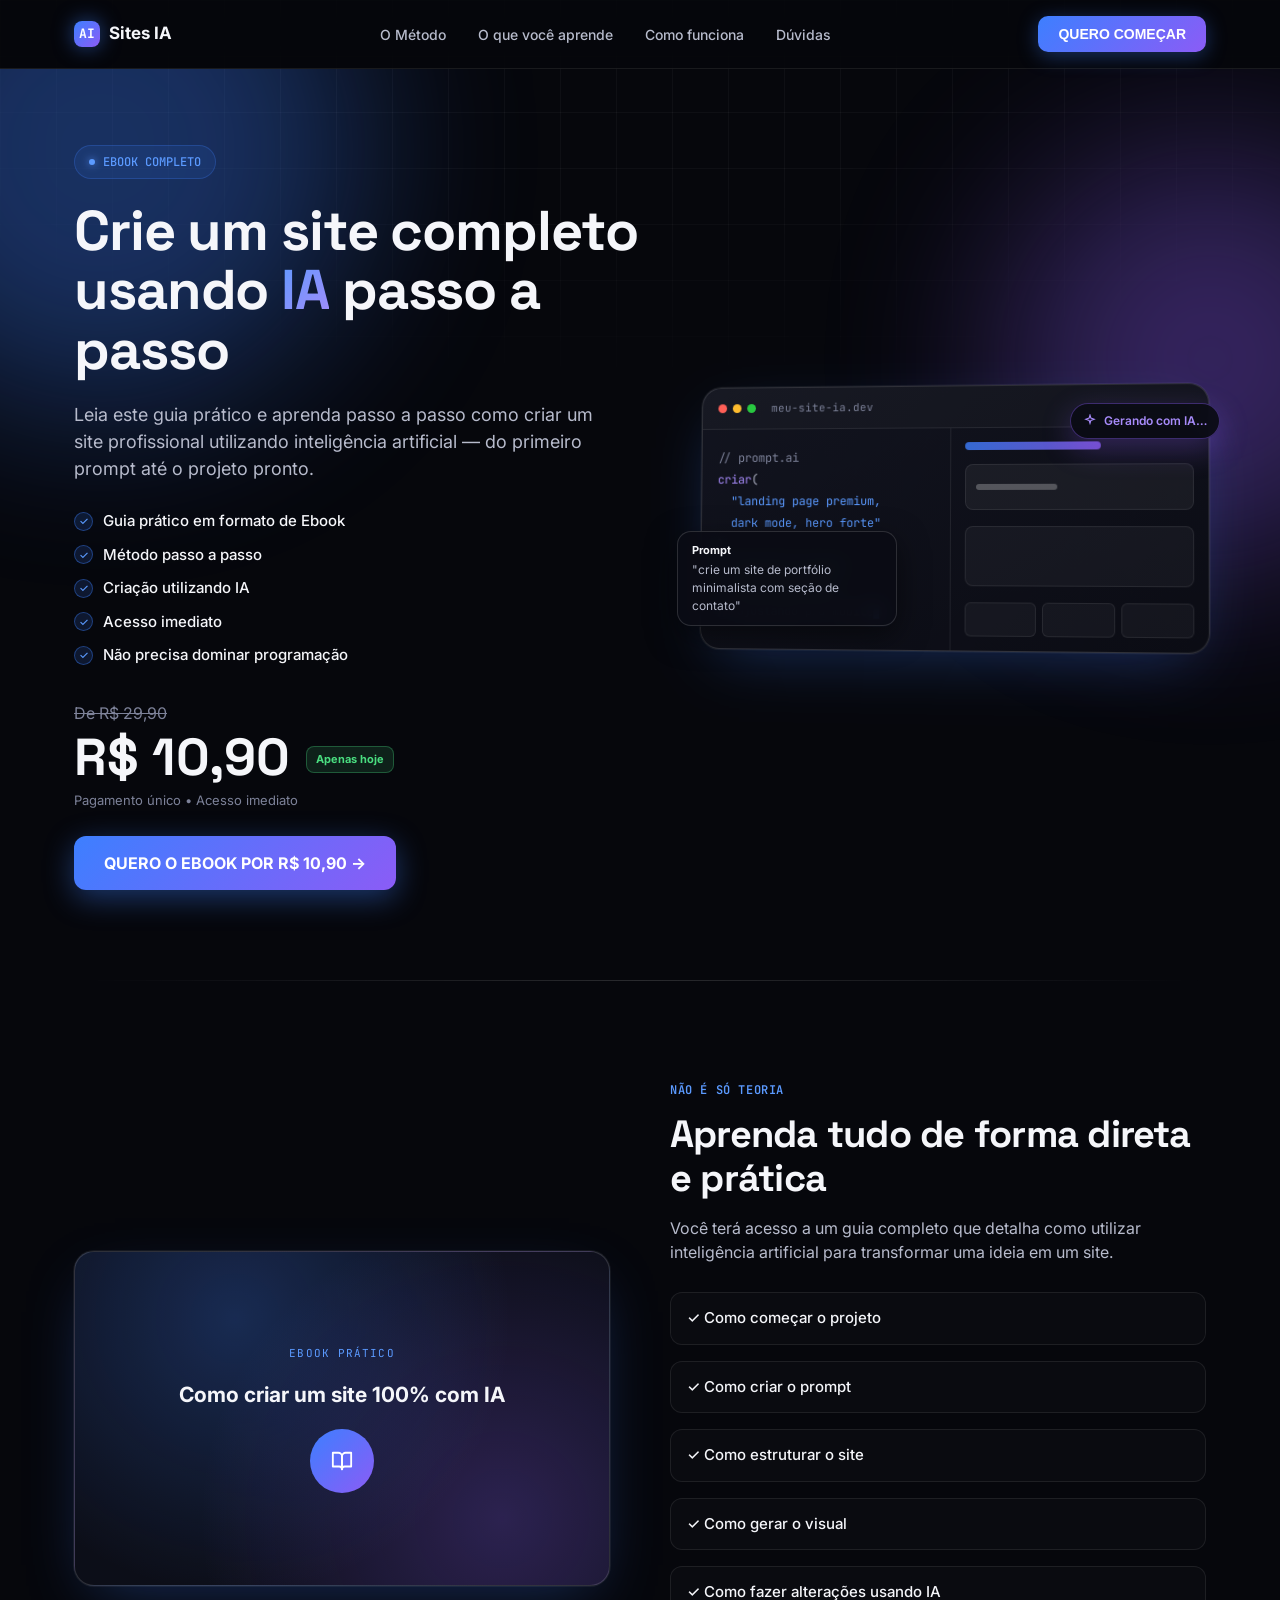
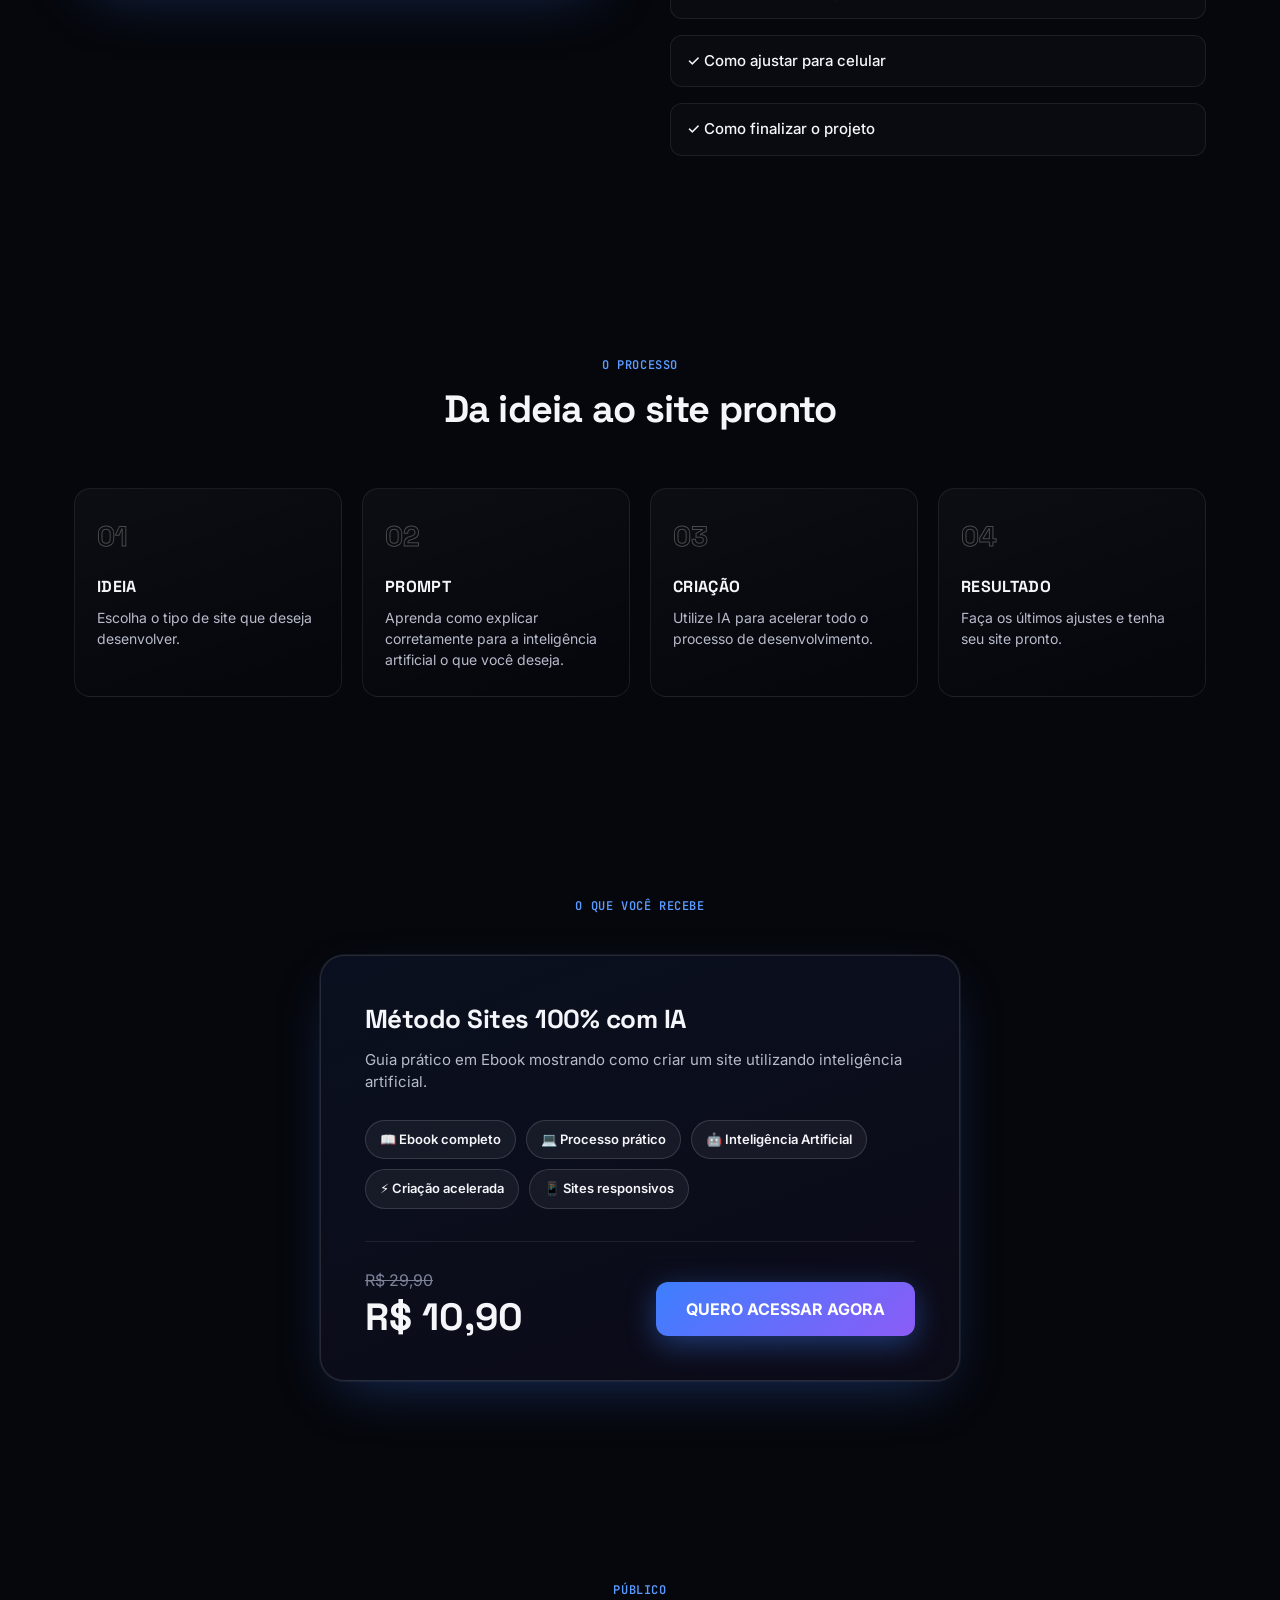
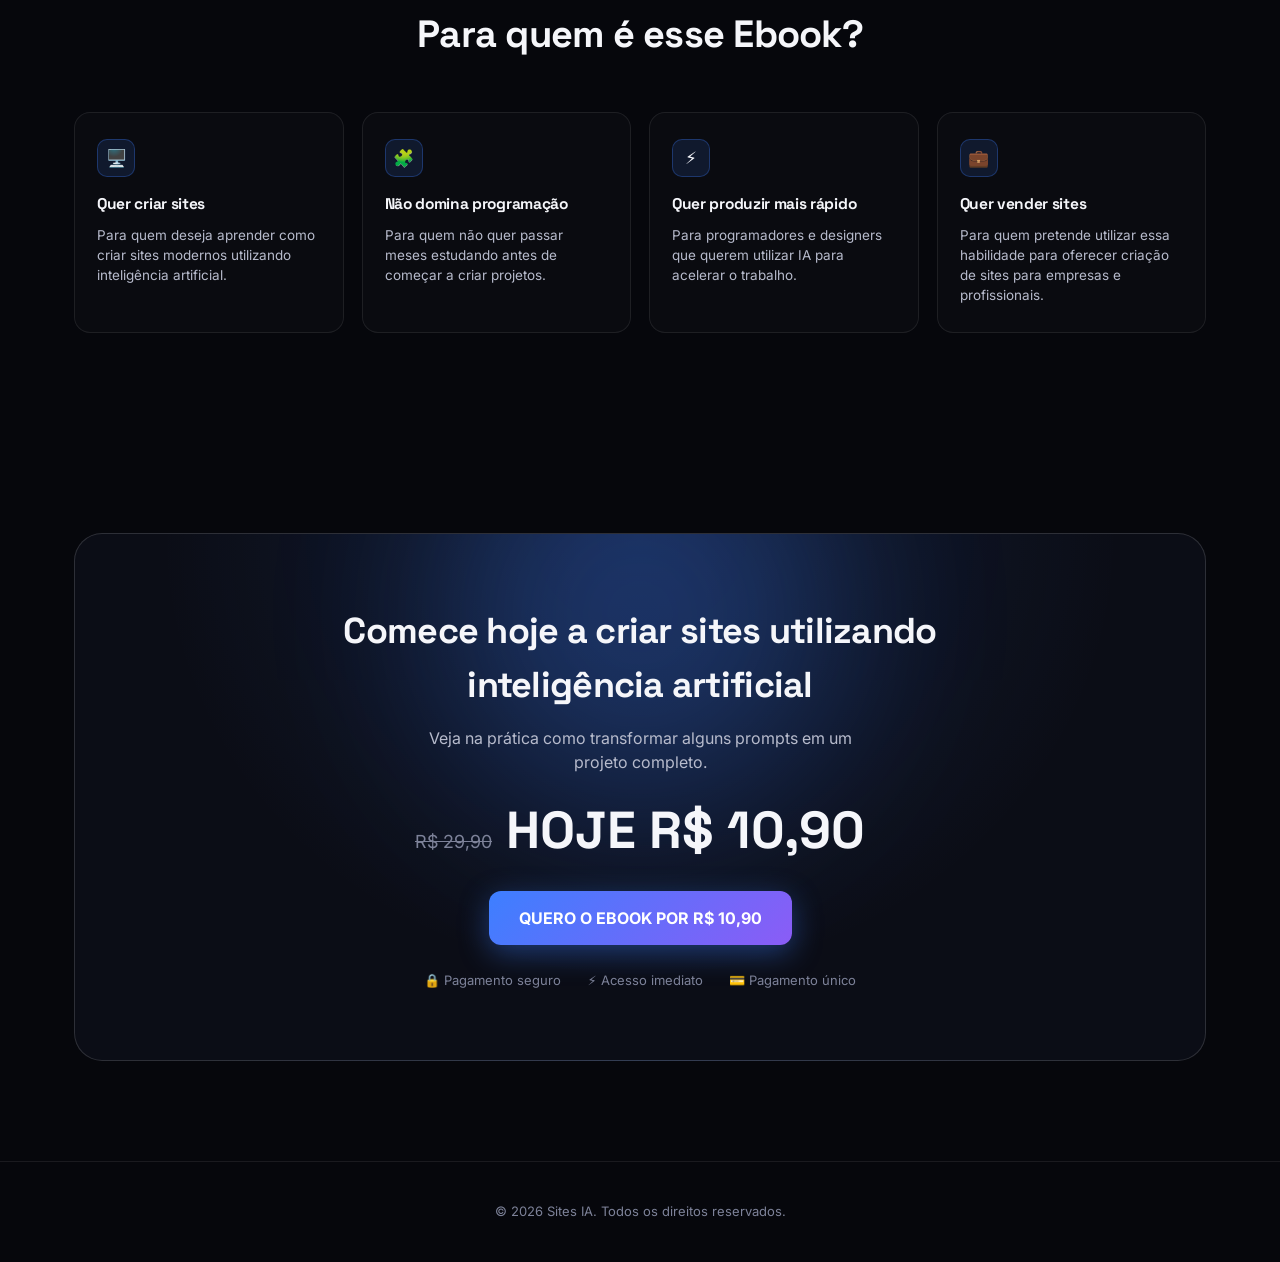
<file: index.html>
<!DOCTYPE html>
<html lang="pt-BR">
<head>
<meta charset="UTF-8">
<meta name="viewport" content="width=device-width, initial-scale=1.0">
<title>Método Sites 100% com IA — Ebook prático por R$ 10,90</title>
<link rel="preconnect" href="https://fonts.googleapis.com">
<link href="https://fonts.googleapis.com/css2?family=Space+Grotesk:wght@400;500;600;700;800&family=Inter:wght@400;500;600;700;800&family=JetBrains+Mono:wght@400;500;600&display=swap" rel="stylesheet">
<link rel="stylesheet" href="style.css">
</head>
<body>

<div class="grid-bg"></div>

<!-- NAVBAR -->
<header class="nav">
  <div class="nav-inner">
    <div class="logo"><div class="logo-mark">AI</div>Sites IA</div>
    <nav class="nav-links">
      <a href="#metodo">O Método</a>
      <a href="#aprende">O que você aprende</a>
      <a href="#como-funciona">Como funciona</a>
      <a href="#duvidas">Dúvidas</a>
    </nav>
    <button class="nav-cta buy-trigger">QUERO COMEÇAR</button>
  </div>
</header>

<!-- HERO -->
<section class="hero" id="metodo">
  <div class="glow-orb" style="width:520px; height:520px; background:var(--blue); top:-180px; left:-160px;"></div>
  <div class="glow-orb" style="width:420px; height:420px; background:var(--purple); top:80px; right:-140px;"></div>
  <div class="wrap hero-grid">
    <div>
      <div class="eyebrow"><span class="dot"></span> EBOOK COMPLETO</div>
      <h1>Crie um site completo usando <span class="accent">IA</span> passo a passo</h1>
      <p class="hero-sub">Leia este guia prático e aprenda passo a passo como criar um site profissional utilizando inteligência artificial — do primeiro prompt até o projeto pronto.</p>

      <div class="benefit-list">
        <div class="benefit-item"><span class="check">✓</span> Guia prático em formato de Ebook</div>
        <div class="benefit-item"><span class="check">✓</span> Método passo a passo</div>
        <div class="benefit-item"><span class="check">✓</span> Criação utilizando IA</div>
        <div class="benefit-item"><span class="check">✓</span> Acesso imediato</div>
        <div class="benefit-item"><span class="check">✓</span> Não precisa dominar programação</div>
      </div>

      <div class="price-card">
        <div>
          <div class="price-old">De R$ 29,90</div>
          <div class="price-new">R$ 10,90</div>
        </div>
        <div class="price-tag">Apenas hoje</div>
      </div>
      <div class="price-note">Pagamento único • Acesso imediato</div>

      <button class="btn btn-primary btn-lg buy-trigger">QUERO O EBOOK POR R$ 10,90 →</button>
    </div>

    <div style="position:relative;">
      <div class="mockup">
        <div class="mockup-bar">
          <span class="mockup-dot" style="background:#ff5f57;"></span>
          <span class="mockup-dot" style="background:#febc2e;"></span>
          <span class="mockup-dot" style="background:#28c840;"></span>
          <span style="margin-left:10px; font-size:11px; color:var(--text-2); font-family:'JetBrains Mono';">meu-site-ia.dev</span>
        </div>
        <div class="mockup-body">
          <div class="mockup-code">
            <div class="l2">// prompt.ai</div>
            <div class="l1">criar<span class="l5">(</span></div>
            <div class="l3">&nbsp;&nbsp;"landing page premium,</div>
            <div class="l3">&nbsp;&nbsp;dark mode, hero forte"</div>
            <div class="l5">)</div>
            <div class="l4">✓ estrutura gerada</div>
            <div class="l4">✓ estilo aplicado</div>
            <div class="l2">// ajustando pro mobile<span class="cursor-blink"></span></div>
          </div>
          <div class="mockup-preview">
            <div class="prev-nav"></div>
            <div class="prev-hero"><div class="b1"></div></div>
            <div class="prev-block"></div>
            <div class="prev-grid"><div></div><div></div><div></div></div>
          </div>
        </div>
      </div>
      <div class="ai-chip"><svg viewBox="0 0 24 24" fill="none" stroke="currentColor" stroke-width="2"><path d="M12 2l1.5 5L19 9l-5.5 2L12 16l-1.5-5L5 9l5.5-2z"/></svg> Gerando com IA…</div>
      <div class="prompt-chip"><b>Prompt</b>"crie um site de portfólio minimalista com seção de contato"</div>
    </div>
  </div>
</section>

<div class="wrap"><div class="divider"></div></div>

<!-- AULA PRATICA -->
<section id="aprende">
  <div class="wrap aula-grid">
    <div class="player">
      <div class="player-tag">Ebook prático</div>
      <div class="player-title">Como criar um site 100% com IA</div>
      <div class="play-btn">
        <svg width="22" height="22" viewBox="0 0 24 24" fill="none" stroke="white" stroke-width="2" stroke-linecap="round" stroke-linejoin="round"><path d="M2 3h6a4 4 0 0 1 4 4v14a3 3 0 0 0-3-3H2z"></path><path d="M22 3h-6a4 4 0 0 0-4 4v14a3 3 0 0 1 3-3h7z"></path></svg>
      </div>
    </div>
    <div>
      <div class="section-eyebrow">Não é só teoria</div>
      <h2 class="section-title" style="text-align:left;">Aprenda tudo de forma direta e prática</h2>
      <p class="section-sub" style="text-align:left; margin-bottom:28px;">Você terá acesso a um guia completo que detalha como utilizar inteligência artificial para transformar uma ideia em um site.</p>
      <div class="aula-list">
        <div class="aula-item">✓ Como começar o projeto</div>
        <div class="aula-item">✓ Como criar o prompt</div>
        <div class="aula-item">✓ Como estruturar o site</div>
        <div class="aula-item">✓ Como gerar o visual</div>
        <div class="aula-item">✓ Como fazer alterações usando IA</div>
        <div class="aula-item">✓ Como ajustar para celular</div>
        <div class="aula-item">✓ Como finalizar o projeto</div>
      </div>
    </div>
  </div>
</section>

<!-- PASSO A PASSO -->
<section id="como-funciona">
  <div class="wrap">
    <div class="section-head">
      <div class="section-eyebrow">O processo</div>
      <h2 class="section-title">Da ideia ao site pronto</h2>
    </div>
    <div class="steps">
      <div class="step-card">
        <div class="step-num">01</div>
        <h3>IDEIA</h3>
        <p>Escolha o tipo de site que deseja desenvolver.</p>
      </div>
      <div class="step-card">
        <div class="step-num">02</div>
        <h3>PROMPT</h3>
        <p>Aprenda como explicar corretamente para a inteligência artificial o que você deseja.</p>
      </div>
      <div class="step-card">
        <div class="step-num">03</div>
        <h3>CRIAÇÃO</h3>
        <p>Utilize IA para acelerar todo o processo de desenvolvimento.</p>
      </div>
      <div class="step-card">
        <div class="step-num">04</div>
        <h3>RESULTADO</h3>
        <p>Faça os últimos ajustes e tenha seu site pronto.</p>
      </div>
    </div>
  </div>
</section>

<!-- O QUE VOCÊ RECEBE -->
<section>
  <div class="wrap">
    <div class="section-head" style="margin-bottom:40px;">
      <div class="section-eyebrow">O que você recebe</div>
    </div>
    <div class="product-card">
      <h3>Método Sites 100% com IA</h3>
      <p>Guia prático em Ebook mostrando como criar um site utilizando inteligência artificial.</p>
      <div class="feature-pills">
        <div class="pill">📖 Ebook completo</div>
        <div class="pill">💻 Processo prático</div>
        <div class="pill">🤖 Inteligência Artificial</div>
        <div class="pill">⚡ Criação acelerada</div>
        <div class="pill">📱 Sites responsivos</div>
      </div>
      <div class="product-price-row">
        <div>
          <div class="price-old">R$ 29,90</div>
          <div class="price-new" style="font-size:38px;">R$ 10,90</div>
        </div>
        <button class="btn btn-primary btn-lg buy-trigger">QUERO ACESSAR AGORA</button>
      </div>
    </div>
  </div>
</section>

<!-- PARA QUEM É -->
<section id="duvidas">
  <div class="wrap">
    <div class="section-head">
      <div class="section-eyebrow">Público</div>
      <h2 class="section-title">Para quem é esse Ebook?</h2>
    </div>
    <div class="whom-grid">
      <div class="whom-card">
        <div class="whom-icon">🖥️</div>
        <h3>Quer criar sites</h3>
        <p>Para quem deseja aprender como criar sites modernos utilizando inteligência artificial.</p>
      </div>
      <div class="whom-card">
        <div class="whom-icon">🧩</div>
        <h3>Não domina programação</h3>
        <p>Para quem não quer passar meses estudando antes de começar a criar projetos.</p>
      </div>
      <div class="whom-card">
        <div class="whom-icon">⚡</div>
        <h3>Quer produzir mais rápido</h3>
        <p>Para programadores e designers que querem utilizar IA para acelerar o trabalho.</p>
      </div>
      <div class="whom-card">
        <div class="whom-icon">💼</div>
        <h3>Quer vender sites</h3>
        <p>Para quem pretende utilizar essa habilidade para oferecer criação de sites para empresas e profissionais.</p>
      </div>
    </div>
  </div>
</section>

<!-- CTA FINAL -->
<section>
  <div class="wrap">
    <div class="final-cta">
      <div class="glow-orb" style="width:400px; height:400px; background:var(--blue); top:-120px; left:50%; transform:translateX(-50%); opacity:0.25;"></div>
      <h2 style="position:relative;">Comece hoje a criar sites utilizando inteligência artificial</h2>
      <p style="position:relative;">Veja na prática como transformar alguns prompts em um projeto completo.</p>
      <div class="final-price" style="position:relative;">
        <span class="price-old" style="font-size:18px;">R$ 29,90</span>
        <span class="price-new">HOJE R$ 10,90</span>
      </div>
      <button class="btn btn-primary btn-lg buy-trigger" style="position:relative;">QUERO O EBOOK POR R$ 10,90</button>
      <div class="trust-row" style="position:relative;">
        <span>🔒 Pagamento seguro</span>
        <span>⚡ Acesso imediato</span>
        <span>💳 Pagamento único</span>
      </div>
    </div>
  </div>
</section>

<footer>
  © 2026 Sites IA. Todos os direitos reservados.
</footer>

<!-- MODAL DE UPGRADE -->
<div class="modal-overlay" id="upgradeModal">
  <div class="modal-box">
    <button class="modal-close" id="modalClose" aria-label="Fechar">✕</button>
    <div class="modal-flame">🔥 OFERTA ESPECIAL</div>
    <h2>Desbloqueie o Método Completo!</h2>
    <p class="modal-sub">Por apenas <b>+ R$ 19</b> adicione 4 conteúdos extras exclusivos à sua compra, incluindo a Aula Prática em Vídeo.</p>

    <div class="included-block">
      <div class="included-item">
        <span class="ic">✅</span>
        <div><strong>Aula Prática em Vídeo</strong></div>
      </div>
      <div class="included-item">
        <span class="ic">✅</span>
        <div><strong>Captação de Clientes + Scripts</strong></div>
      </div>
      <div class="included-item">
        <span class="ic">✅</span>
        <div><strong>Como Criar um SaaS 100% com IA</strong></div>
      </div>
      <div class="included-item">
        <span class="ic">✅</span>
        <div><strong>500 Prompts para Criação de Sites</strong></div>
      </div>
    </div>

    <div class="diff-badge">Leve todos os 5 conteúdos por apenas <b>R$ 29,90</b></div>

    <button class="modal-btn-primary" id="acceptOffer">SIM! QUERO O PACOTE COMPLETO</button>
    <button class="modal-decline" id="declineOffer">Não, quero apenas o Ebook por R$ 10,90.</button>
  </div>
</div>

<script src="script.js"></script>

</body>
</html>
</file>
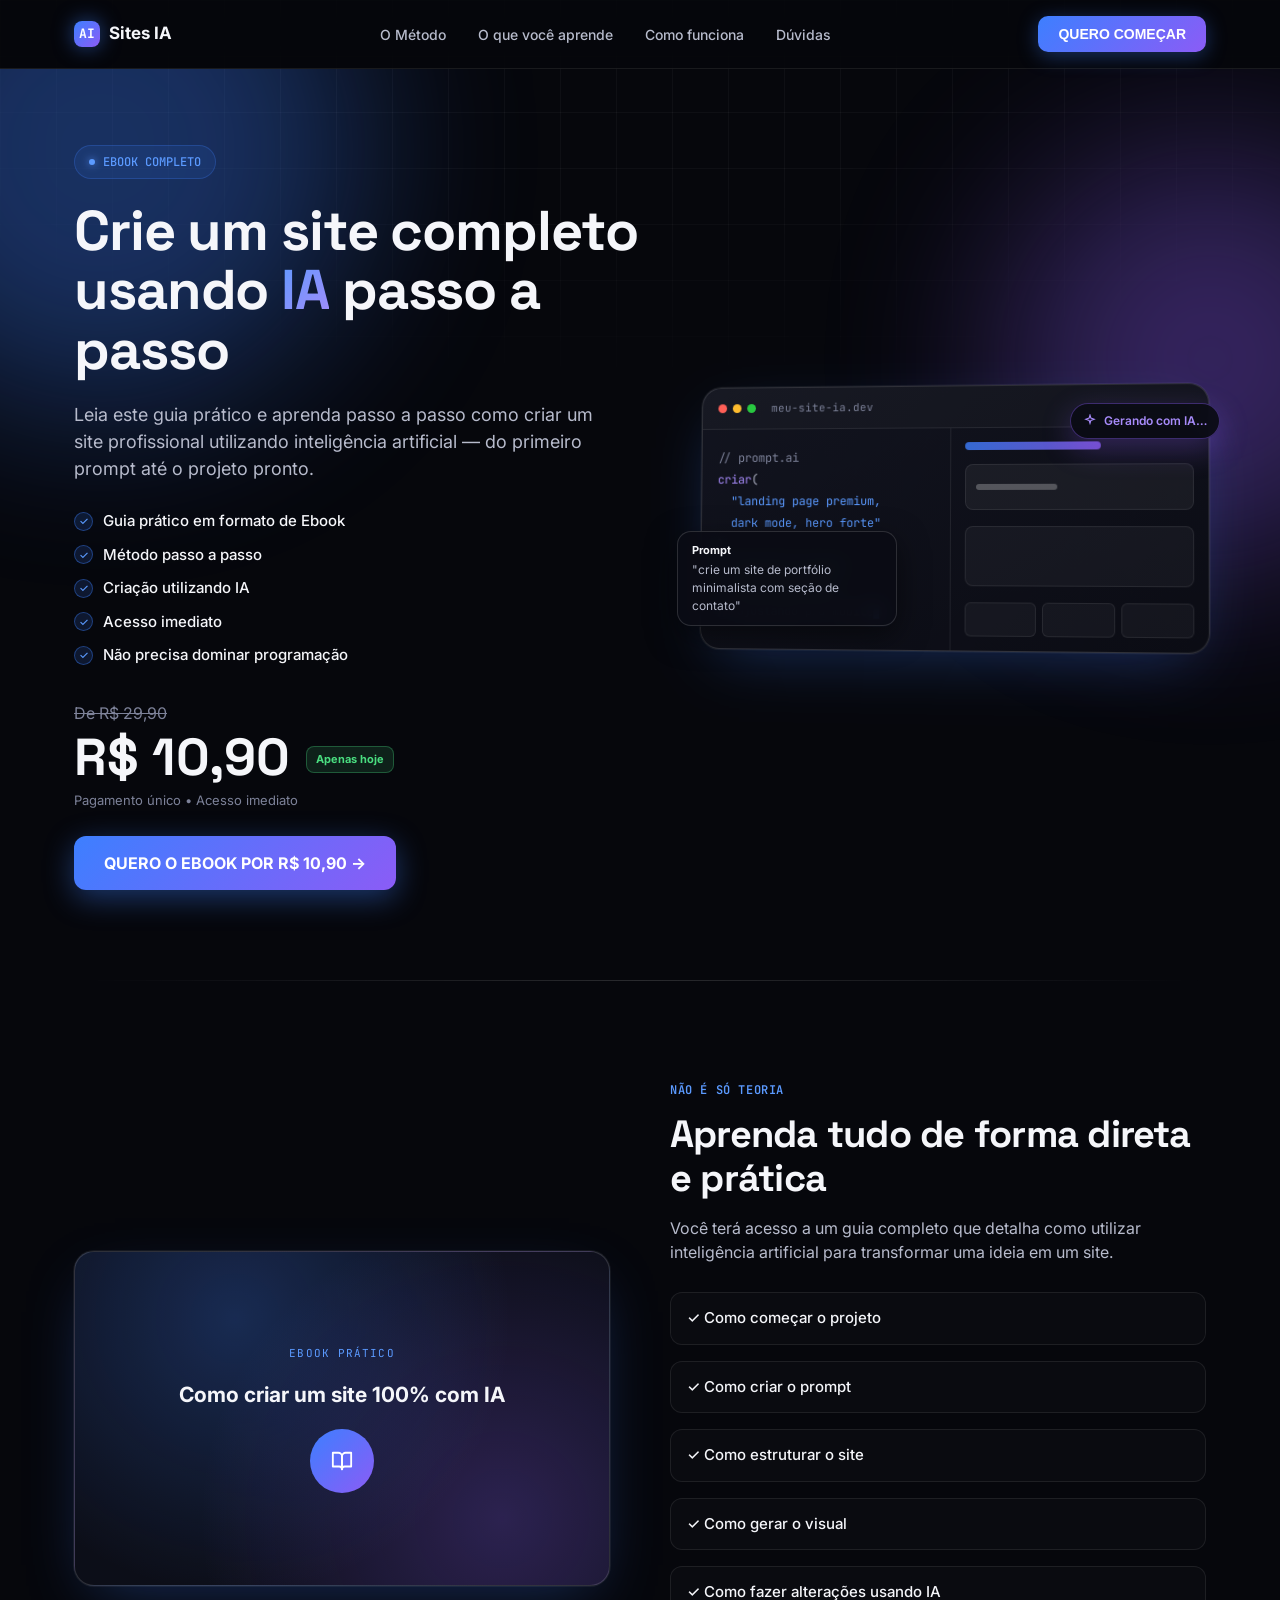
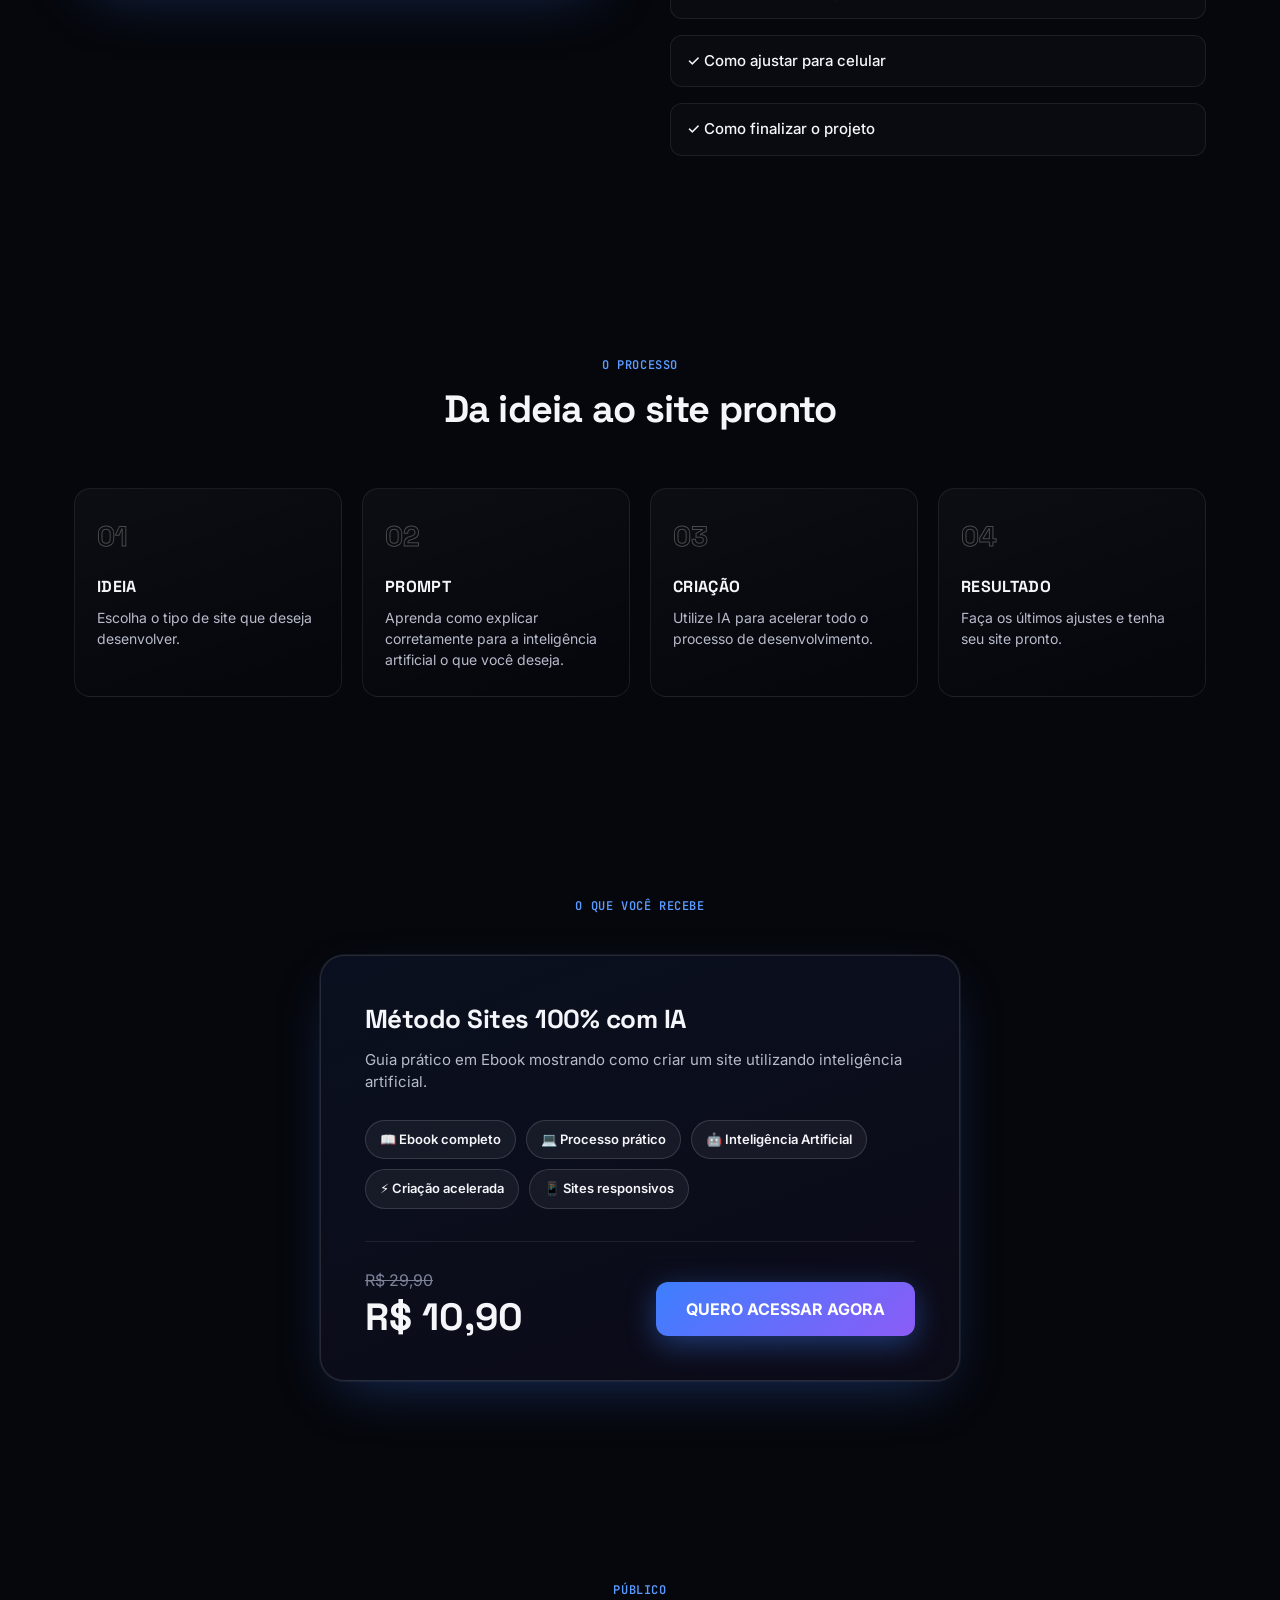
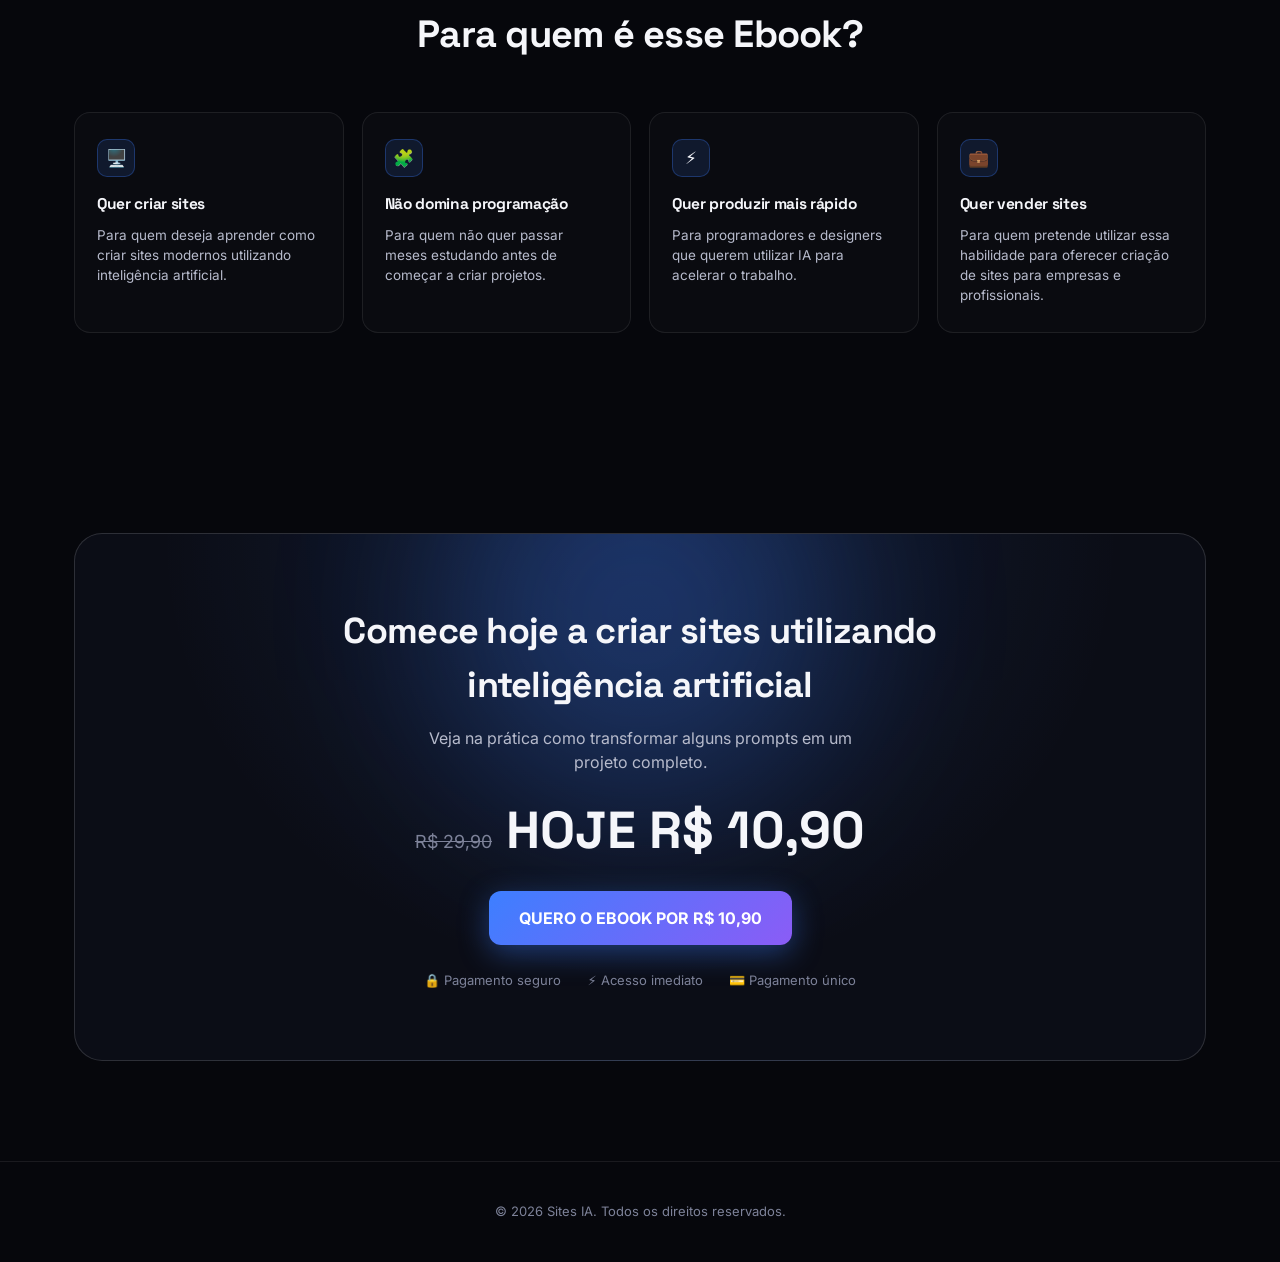
<file: venda ebook.html>
<!DOCTYPE html>
<html lang="pt-BR">
<head>
<meta charset="UTF-8">
<meta name="viewport" content="width=device-width, initial-scale=1.0">
<title>Método Sites 100% com IA — Ebook prático por R$ 10,90</title>
<link rel="preconnect" href="https://fonts.googleapis.com">
<link href="https://fonts.googleapis.com/css2?family=Space+Grotesk:wght@400;500;600;700;800&family=Inter:wght@400;500;600;700;800&family=JetBrains+Mono:wght@400;500;600&display=swap" rel="stylesheet">
<link rel="stylesheet" href="style.css">
</head>
<body>

<div class="grid-bg"></div>

<!-- NAVBAR -->
<header class="nav">
  <div class="nav-inner">
    <div class="logo"><div class="logo-mark">AI</div>Sites IA</div>
    <nav class="nav-links">
      <a href="#metodo">O Método</a>
      <a href="#aprende">O que você aprende</a>
      <a href="#como-funciona">Como funciona</a>
      <a href="#duvidas">Dúvidas</a>
    </nav>
    <button class="nav-cta buy-trigger">QUERO COMEÇAR</button>
  </div>
</header>

<!-- HERO -->
<section class="hero" id="metodo">
  <div class="glow-orb" style="width:520px; height:520px; background:var(--blue); top:-180px; left:-160px;"></div>
  <div class="glow-orb" style="width:420px; height:420px; background:var(--purple); top:80px; right:-140px;"></div>
  <div class="wrap hero-grid">
    <div>
      <div class="eyebrow"><span class="dot"></span> EBOOK COMPLETO</div>
      <h1>Crie um site completo usando <span class="accent">IA</span> passo a passo</h1>
      <p class="hero-sub">Leia este guia prático e aprenda passo a passo como criar um site profissional utilizando inteligência artificial — do primeiro prompt até o projeto pronto.</p>

      <div class="benefit-list">
        <div class="benefit-item"><span class="check">✓</span> Guia prático em formato de Ebook</div>
        <div class="benefit-item"><span class="check">✓</span> Método passo a passo</div>
        <div class="benefit-item"><span class="check">✓</span> Criação utilizando IA</div>
        <div class="benefit-item"><span class="check">✓</span> Acesso imediato</div>
        <div class="benefit-item"><span class="check">✓</span> Não precisa dominar programação</div>
      </div>

      <div class="price-card">
        <div>
          <div class="price-old">De R$ 29,90</div>
          <div class="price-new">R$ 10,90</div>
        </div>
        <div class="price-tag">Apenas hoje</div>
      </div>
      <div class="price-note">Pagamento único • Acesso imediato</div>

      <button class="btn btn-primary btn-lg buy-trigger">QUERO O EBOOK POR R$ 10,90 →</button>
    </div>

    <div style="position:relative;">
      <div class="mockup">
        <div class="mockup-bar">
          <span class="mockup-dot" style="background:#ff5f57;"></span>
          <span class="mockup-dot" style="background:#febc2e;"></span>
          <span class="mockup-dot" style="background:#28c840;"></span>
          <span style="margin-left:10px; font-size:11px; color:var(--text-2); font-family:'JetBrains Mono';">meu-site-ia.dev</span>
        </div>
        <div class="mockup-body">
          <div class="mockup-code">
            <div class="l2">// prompt.ai</div>
            <div class="l1">criar<span class="l5">(</span></div>
            <div class="l3">&nbsp;&nbsp;"landing page premium,</div>
            <div class="l3">&nbsp;&nbsp;dark mode, hero forte"</div>
            <div class="l5">)</div>
            <div class="l4">✓ estrutura gerada</div>
            <div class="l4">✓ estilo aplicado</div>
            <div class="l2">// ajustando pro mobile<span class="cursor-blink"></span></div>
          </div>
          <div class="mockup-preview">
            <div class="prev-nav"></div>
            <div class="prev-hero"><div class="b1"></div></div>
            <div class="prev-block"></div>
            <div class="prev-grid"><div></div><div></div><div></div></div>
          </div>
        </div>
      </div>
      <div class="ai-chip"><svg viewBox="0 0 24 24" fill="none" stroke="currentColor" stroke-width="2"><path d="M12 2l1.5 5L19 9l-5.5 2L12 16l-1.5-5L5 9l5.5-2z"/></svg> Gerando com IA…</div>
      <div class="prompt-chip"><b>Prompt</b>"crie um site de portfólio minimalista com seção de contato"</div>
    </div>
  </div>
</section>

<div class="wrap"><div class="divider"></div></div>

<!-- AULA PRATICA -->
<section id="aprende">
  <div class="wrap aula-grid">
    <div class="player">
      <div class="player-tag">Ebook prático</div>
      <div class="player-title">Como criar um site 100% com IA</div>
      <div class="play-btn">
        <svg width="22" height="22" viewBox="0 0 24 24" fill="none" stroke="white" stroke-width="2" stroke-linecap="round" stroke-linejoin="round"><path d="M2 3h6a4 4 0 0 1 4 4v14a3 3 0 0 0-3-3H2z"></path><path d="M22 3h-6a4 4 0 0 0-4 4v14a3 3 0 0 1 3-3h7z"></path></svg>
      </div>
    </div>
    <div>
      <div class="section-eyebrow">Não é só teoria</div>
      <h2 class="section-title" style="text-align:left;">Aprenda tudo de forma direta e prática</h2>
      <p class="section-sub" style="text-align:left; margin-bottom:28px;">Você terá acesso a um guia completo que detalha como utilizar inteligência artificial para transformar uma ideia em um site.</p>
      <div class="aula-list">
        <div class="aula-item">✓ Como começar o projeto</div>
        <div class="aula-item">✓ Como criar o prompt</div>
        <div class="aula-item">✓ Como estruturar o site</div>
        <div class="aula-item">✓ Como gerar o visual</div>
        <div class="aula-item">✓ Como fazer alterações usando IA</div>
        <div class="aula-item">✓ Como ajustar para celular</div>
        <div class="aula-item">✓ Como finalizar o projeto</div>
      </div>
    </div>
  </div>
</section>

<!-- PASSO A PASSO -->
<section id="como-funciona">
  <div class="wrap">
    <div class="section-head">
      <div class="section-eyebrow">O processo</div>
      <h2 class="section-title">Da ideia ao site pronto</h2>
    </div>
    <div class="steps">
      <div class="step-card">
        <div class="step-num">01</div>
        <h3>IDEIA</h3>
        <p>Escolha o tipo de site que deseja desenvolver.</p>
      </div>
      <div class="step-card">
        <div class="step-num">02</div>
        <h3>PROMPT</h3>
        <p>Aprenda como explicar corretamente para a inteligência artificial o que você deseja.</p>
      </div>
      <div class="step-card">
        <div class="step-num">03</div>
        <h3>CRIAÇÃO</h3>
        <p>Utilize IA para acelerar todo o processo de desenvolvimento.</p>
      </div>
      <div class="step-card">
        <div class="step-num">04</div>
        <h3>RESULTADO</h3>
        <p>Faça os últimos ajustes e tenha seu site pronto.</p>
      </div>
    </div>
  </div>
</section>

<!-- O QUE VOCÊ RECEBE -->
<section>
  <div class="wrap">
    <div class="section-head" style="margin-bottom:40px;">
      <div class="section-eyebrow">O que você recebe</div>
    </div>
    <div class="product-card">
      <h3>Método Sites 100% com IA</h3>
      <p>Guia prático em Ebook mostrando como criar um site utilizando inteligência artificial.</p>
      <div class="feature-pills">
        <div class="pill">📖 Ebook completo</div>
        <div class="pill">💻 Processo prático</div>
        <div class="pill">🤖 Inteligência Artificial</div>
        <div class="pill">⚡ Criação acelerada</div>
        <div class="pill">📱 Sites responsivos</div>
      </div>
      <div class="product-price-row">
        <div>
          <div class="price-old">R$ 29,90</div>
          <div class="price-new" style="font-size:38px;">R$ 10,90</div>
        </div>
        <button class="btn btn-primary btn-lg buy-trigger">QUERO ACESSAR AGORA</button>
      </div>
    </div>
  </div>
</section>

<!-- PARA QUEM É -->
<section id="duvidas">
  <div class="wrap">
    <div class="section-head">
      <div class="section-eyebrow">Público</div>
      <h2 class="section-title">Para quem é esse Ebook?</h2>
    </div>
    <div class="whom-grid">
      <div class="whom-card">
        <div class="whom-icon">🖥️</div>
        <h3>Quer criar sites</h3>
        <p>Para quem deseja aprender como criar sites modernos utilizando inteligência artificial.</p>
      </div>
      <div class="whom-card">
        <div class="whom-icon">🧩</div>
        <h3>Não domina programação</h3>
        <p>Para quem não quer passar meses estudando antes de começar a criar projetos.</p>
      </div>
      <div class="whom-card">
        <div class="whom-icon">⚡</div>
        <h3>Quer produzir mais rápido</h3>
        <p>Para programadores e designers que querem utilizar IA para acelerar o trabalho.</p>
      </div>
      <div class="whom-card">
        <div class="whom-icon">💼</div>
        <h3>Quer vender sites</h3>
        <p>Para quem pretende utilizar essa habilidade para oferecer criação de sites para empresas e profissionais.</p>
      </div>
    </div>
  </div>
</section>

<!-- CTA FINAL -->
<section>
  <div class="wrap">
    <div class="final-cta">
      <div class="glow-orb" style="width:400px; height:400px; background:var(--blue); top:-120px; left:50%; transform:translateX(-50%); opacity:0.25;"></div>
      <h2 style="position:relative;">Comece hoje a criar sites utilizando inteligência artificial</h2>
      <p style="position:relative;">Veja na prática como transformar alguns prompts em um projeto completo.</p>
      <div class="final-price" style="position:relative;">
        <span class="price-old" style="font-size:18px;">R$ 29,90</span>
        <span class="price-new">HOJE R$ 10,90</span>
      </div>
      <button class="btn btn-primary btn-lg buy-trigger" style="position:relative;">QUERO O EBOOK POR R$ 10,90</button>
      <div class="trust-row" style="position:relative;">
        <span>🔒 Pagamento seguro</span>
        <span>⚡ Acesso imediato</span>
        <span>💳 Pagamento único</span>
      </div>
    </div>
  </div>
</section>

<footer>
  © 2026 Sites IA. Todos os direitos reservados.
</footer>

<!-- MODAL DE UPGRADE -->
<div class="modal-overlay" id="upgradeModal">
  <div class="modal-box">
    <button class="modal-close" id="modalClose" aria-label="Fechar">✕</button>
    <div class="modal-flame">🔥 OFERTA ESPECIAL</div>
    <h2>Antes de finalizar seu pedido…</h2>
    <p class="modal-sub">Você está levando o Ebook <b>Método Sites 100% com IA</b> por R$ 10,90. Mas você pode desbloquear todo o método completo (incluindo a <b>Aula Prática em Vídeo</b>) por apenas <b>R$ 29,90</b> — <b>+R$ 19</b> e você leva outros 4 conteúdos completos.</p>

    <div class="included-block have">
      <div class="included-title">Você já está levando</div>
      <div class="included-item">
        <span class="ic">✅</span>
        <div><strong>Método Sites 100% com IA</strong><span>Ebook prático e direto.</span></div>
      </div>
    </div>

    <div class="included-block">
      <div class="included-title">+ R$ 19 e você também recebe</div>
      <div class="included-item">
        <span class="ic">✅</span>
        <div><strong>Aula Prática em Vídeo</strong><span>Assista e acompanhe minha tela mostrando o processo de criação.</span></div>
      </div>
      <div class="included-item">
        <span class="ic">✅</span>
        <div><strong>Como Encontrar Clientes + Scripts de Vendas</strong><span>Onde procurar clientes e scripts prontos para apresentar seu serviço.</span></div>
      </div>
      <div class="included-item">
        <span class="ic">✅</span>
        <div><strong>Como Criar um SaaS 100% com IA</strong><span>Use IA também para desenvolver sistemas e produtos SaaS.</span></div>
      </div>
      <div class="included-item">
        <span class="ic">✅</span>
        <div><strong>500 Prompts para Criação de Sites</strong><span>Biblioteca de prompts para acelerar seus projetos.</span></div>
      </div>
    </div>

    <div class="price-flow">
      <div class="flow-box"><div class="fv">R$ 10,90</div><div class="fl">Ebook</div></div>
      <div class="flow-arrow">→</div>
      <div class="flow-box highlight"><div class="fv">+ R$ 19</div><div class="fl">upgrade</div></div>
      <div class="flow-arrow">→</div>
      <div class="flow-box"><div class="fv">R$ 29,90</div><div class="fl">Pacote completo</div></div>
    </div>

    <div class="compare-row">
      <div class="compare-card current">
        <div class="compare-label">Sua compra atual</div>
        <div class="compare-count">1 Ebook</div>
        <div class="compare-price">R$ 10,90</div>
      </div>
      <div class="compare-card offer">
        <div class="compare-label">🔥 Oferta completa</div>
        <div class="compare-count">5 conteúdos</div>
        <div class="compare-price">R$ 29,90</div>
      </div>
    </div>
    <div class="diff-badge">Apenas <b>R$ 19 a mais</b> — melhor custo-benefício do método</div>

    <button class="modal-btn-primary" id="acceptOffer">SIM! QUERO OS 5 CONTEÚDOS POR R$ 29,90</button>
    <div class="modal-btn-note">🔥 Melhor custo-benefício</div>

    <button class="modal-decline" id="declineOffer">Não, obrigado. Quero continuar apenas com o Ebook por R$ 10,90.</button>
  </div>
</div>

<script src="script.js"></script>

</body>
</html>
</file>
<file: style.css>
﻿:root{
    --bg-0:#06070c;
    --bg-1:#0b0d16;
    --bg-2:#11131f;
    --line:rgba(255,255,255,0.08);
    --line-2:rgba(255,255,255,0.14);
    --text-0:#f5f6fa;
    --text-1:#b7bbcc;
    --text-2:#7d8299;
    --blue:#3d7fff;
    --blue-2:#5b9aff;
    --purple:#8b5cf6;
    --purple-2:#a78bfa;
    --glow: 0 0 0 1px rgba(255,255,255,0.06), 0 20px 60px -20px rgba(61,127,255,0.35);
    --radius:18px;
  }
  *{box-sizing:border-box; margin:0; padding:0;}
  html{scroll-behavior:smooth;}
  body{
    background:var(--bg-0);
    color:var(--text-0);
    font-family:'Inter', system-ui, sans-serif;
    line-height:1.5;
    -webkit-font-smoothing:antialiased;
    overflow-x:hidden;
  }
  h1,h2,h3,.font-display{ font-family:'Space Grotesk', 'Inter', sans-serif; letter-spacing:-0.02em; }
  .mono{ font-family:'JetBrains Mono', monospace; }
  a{ color:inherit; text-decoration:none; }
  img{ max-width:100%; display:block; }
  ::selection{ background:var(--blue); color:#fff; }

  .grid-bg{
    position:fixed; inset:0; z-index:0; pointer-events:none;
    background-image:
      linear-gradient(rgba(255,255,255,0.035) 1px, transparent 1px),
      linear-gradient(90deg, rgba(255,255,255,0.035) 1px, transparent 1px);
    background-size:56px 56px;
    mask-image: radial-gradient(ellipse 80% 50% at 50% 0%, black 40%, transparent 90%);
  }
  .glow-orb{
    position:absolute; border-radius:50%; filter:blur(90px); opacity:0.35; pointer-events:none; z-index:0;
  }

  .wrap{ max-width:1180px; margin:0 auto; padding:0 24px; position:relative; z-index:1; }

  /* ---------- NAVBAR ---------- */
  header.nav{
    position:sticky; top:0; z-index:50;
    backdrop-filter:blur(16px);
    background:rgba(6,7,12,0.72);
    border-bottom:1px solid var(--line);
  }
  .nav-inner{ display:flex; align-items:center; justify-content:space-between; padding:16px 24px; max-width:1180px; margin:0 auto; }
  .logo{ display:flex; align-items:center; gap:9px; font-weight:700; font-size:17px; }
  .logo-mark{
    width:26px; height:26px; border-radius:8px;
    background:linear-gradient(135deg, var(--blue), var(--purple));
    display:flex; align-items:center; justify-content:center;
    font-family:'JetBrains Mono'; font-size:13px; font-weight:700; color:#fff;
    box-shadow:0 0 20px rgba(61,127,255,0.5);
  }
  .nav-links{ display:flex; gap:32px; font-size:14px; color:var(--text-1); font-weight:500; }
  .nav-links a{ transition:color .2s ease; }
  .nav-links a:hover{ color:var(--text-0); }
  .nav-cta{
    background:linear-gradient(135deg, var(--blue), var(--purple));
    color:#fff; font-weight:600; font-size:14px; padding:10px 20px;
    border-radius:10px; border:none; cursor:pointer;
    box-shadow:0 4px 20px rgba(61,127,255,0.35);
    transition:transform .15s ease, box-shadow .15s ease;
  }
  .nav-cta:hover{ transform:translateY(-1px); box-shadow:0 6px 26px rgba(61,127,255,0.5); }
  .nav-toggle{ display:none; }

  /* ---------- BUTTONS ---------- */
  .btn{
    display:inline-flex; align-items:center; justify-content:center; gap:8px;
    font-weight:700; border:none; cursor:pointer; border-radius:12px;
    transition:transform .15s ease, box-shadow .15s ease, filter .15s ease;
    font-family:'Inter', sans-serif;
  }
  .btn-primary{
    background:linear-gradient(135deg, var(--blue), var(--purple));
    color:#fff; box-shadow:0 8px 30px rgba(61,127,255,0.4);
  }
  .btn-primary:hover{ transform:translateY(-2px); box-shadow:0 12px 40px rgba(61,127,255,0.55); }
  .btn-primary:active{ transform:translateY(0px) scale(0.98); }
  .btn-lg{ padding:17px 30px; font-size:16px; }
  .btn-full{ width:100%; }

  /* ---------- HERO ---------- */
  .hero{ position:relative; padding:76px 0 90px; overflow:hidden; }
  .hero-grid{ display:grid; grid-template-columns:1.05fr 0.95fr; gap:56px; align-items:center; }
  .eyebrow{
    display:inline-flex; align-items:center; gap:8px;
    font-family:'JetBrains Mono'; font-size:12px; font-weight:500;
    color:var(--blue-2); background:rgba(61,127,255,0.1);
    border:1px solid rgba(61,127,255,0.25); padding:7px 14px; border-radius:100px;
    margin-bottom:22px;
  }
  .eyebrow .dot{ width:6px; height:6px; border-radius:50%; background:var(--blue-2); box-shadow:0 0 8px var(--blue-2); animation:pulse 2s infinite; }
  @keyframes pulse{ 0%,100%{opacity:1;} 50%{opacity:0.4;} }

  .hero h1{ font-size:56px; font-weight:700; line-height:1.06; margin-bottom:22px; }
  .hero h1 .accent{
    background:linear-gradient(135deg, var(--blue-2), var(--purple-2));
    -webkit-background-clip:text; background-clip:text; color:transparent;
  }
  .hero-sub{ font-size:18px; color:var(--text-1); max-width:520px; margin-bottom:28px; }

  .benefit-list{ display:flex; flex-direction:column; gap:11px; margin-bottom:34px; }
  .benefit-item{ display:flex; align-items:center; gap:10px; font-size:15px; color:var(--text-0); font-weight:500; }
  .check{
    width:19px; height:19px; border-radius:50%; flex-shrink:0;
    background:rgba(61,127,255,0.15); border:1px solid rgba(61,127,255,0.4);
    display:flex; align-items:center; justify-content:center; color:var(--blue-2); font-size:11px;
  }

  .price-card{
    display:flex; align-items:flex-end; gap:16px; margin-bottom:8px; flex-wrap:wrap;
  }
  .price-old{ font-size:16px; color:var(--text-2); text-decoration:line-through; margin-bottom:6px; }
  .price-new{ font-size:52px; font-weight:800; font-family:'Space Grotesk'; line-height:1; }
  .price-tag{
    font-size:11px; font-weight:700; color:#4ade80; background:rgba(74,222,128,0.12);
    border:1px solid rgba(74,222,128,0.3); padding:4px 9px; border-radius:8px; margin-bottom:10px;
  }
  .price-note{ font-size:13px; color:var(--text-2); margin-bottom:26px; }

  /* Hero mockup */
  .mockup{
    position:relative; border-radius:20px; overflow:hidden;
    background:linear-gradient(155deg, #12141f, #0b0c14);
    border:1px solid var(--line-2); box-shadow:var(--glow);
    transform:perspective(1400px) rotateY(-6deg) rotateX(2deg);
  }
  .mockup-bar{ display:flex; align-items:center; gap:6px; padding:12px 16px; border-bottom:1px solid var(--line); background:rgba(255,255,255,0.02); }
  .mockup-dot{ width:9px; height:9px; border-radius:50%; }
  .mockup-body{ display:grid; grid-template-columns:1fr 1fr; }
  .mockup-code{ padding:18px 16px; border-right:1px solid var(--line); font-family:'JetBrains Mono'; font-size:12px; line-height:1.85; }
  .mockup-code .l1{ color:var(--purple-2); }
  .mockup-code .l2{ color:var(--text-2); }
  .mockup-code .l3{ color:var(--blue-2); }
  .mockup-code .l4{ color:#4ade80; }
  .mockup-code .l5{ color:var(--text-1); }
  .cursor-blink{ display:inline-block; width:6px; height:13px; background:var(--blue-2); animation:pulse 1s infinite; vertical-align:middle; }
  .mockup-preview{ padding:14px; display:flex; flex-direction:column; gap:8px; }
  .prev-nav{ height:8px; width:60%; border-radius:4px; background:linear-gradient(90deg,var(--blue),var(--purple)); opacity:.8;}
  .prev-hero{ height:46px; border-radius:8px; background:rgba(255,255,255,0.05); border:1px solid var(--line); margin-top:6px; display:flex; align-items:center; padding:0 10px; gap:6px;}
  .prev-hero .b1{ width:40%; height:6px; border-radius:3px; background:rgba(255,255,255,0.25);}
  .prev-block{ height:60px; border-radius:8px; background:rgba(255,255,255,0.04); border:1px solid var(--line); margin-top:8px;}
  .prev-grid{ display:grid; grid-template-columns:1fr 1fr 1fr; gap:6px; margin-top:8px;}
  .prev-grid div{ height:34px; border-radius:6px; background:rgba(255,255,255,0.04); border:1px solid var(--line); }
  .ai-chip{
    position:absolute; top:18px; right:-14px; display:flex; align-items:center; gap:7px;
    background:rgba(11,12,20,0.9); border:1px solid rgba(139,92,246,0.4); backdrop-filter:blur(10px);
    padding:8px 12px; border-radius:100px; font-size:12px; font-weight:600; color:var(--purple-2);
    box-shadow:0 10px 30px rgba(139,92,246,0.3); animation:float 3.5s ease-in-out infinite;
  }
  .ai-chip svg{ width:14px; height:14px; }
  @keyframes float{ 0%,100%{ transform:translateY(0px);} 50%{ transform:translateY(-8px);} }
  .prompt-chip{
    position:absolute; bottom:24px; left:-18px;
    background:rgba(11,12,20,0.9); border:1px solid var(--line-2); backdrop-filter:blur(10px);
    padding:10px 14px; border-radius:14px; max-width:220px; box-shadow:0 10px 30px rgba(0,0,0,0.5);
    font-size:12px; color:var(--text-1); animation:float 4s ease-in-out infinite 0.4s;
  }
  .prompt-chip b{ color:var(--text-0); display:block; font-size:11px; margin-bottom:3px;}

  /* ---------- SECTION SHARED ---------- */
  section{ position:relative; padding:100px 0; }
  .section-head{ text-align:center; max-width:640px; margin:0 auto 56px; }
  .section-eyebrow{ font-family:'JetBrains Mono'; font-size:12px; color:var(--blue-2); font-weight:600; letter-spacing:0.05em; text-transform:uppercase; margin-bottom:14px; }
  .section-title{ font-size:38px; font-weight:700; margin-bottom:16px; line-height:1.15; }
  .section-sub{ font-size:16px; color:var(--text-1); }
  .divider{ height:1px; background:linear-gradient(90deg, transparent, var(--line-2), transparent); }

  /* ---------- AULA PRATICA ---------- */
  .aula-grid{ display:grid; grid-template-columns:1fr 1fr; gap:60px; align-items:center; }
  .player{
    position:relative; border-radius:20px; overflow:hidden; aspect-ratio:16/10;
    background:radial-gradient(circle at 30% 20%, rgba(61,127,255,0.25), transparent 60%),
               radial-gradient(circle at 80% 80%, rgba(139,92,246,0.25), transparent 60%),
               #0c0e18;
    border:1px solid var(--line-2); box-shadow:var(--glow);
    display:flex; align-items:center; justify-content:center; flex-direction:column; gap:18px;
  }
  .player-tag{ font-family:'JetBrains Mono'; font-size:11px; color:var(--blue-2); letter-spacing:0.1em; text-transform:uppercase; }
  .player-title{ font-size:21px; font-weight:700; text-align:center; padding:0 30px; }
  .play-btn{
    width:64px; height:64px; border-radius:50%;
    background:linear-gradient(135deg, var(--blue), var(--purple));
    display:flex; align-items:center; justify-content:center; cursor:pointer;
    box-shadow:0 0 0 0 rgba(61,127,255,0.5); animation:ring 2.2s infinite;
  }
  @keyframes ring{
    0%{ box-shadow:0 0 0 0 rgba(61,127,255,0.45);}
    70%{ box-shadow:0 0 0 22px rgba(61,127,255,0);}
    100%{ box-shadow:0 0 0 0 rgba(61,127,255,0);}
  }
  .aula-list{ display:flex; flex-direction:column; gap:16px; }
  .aula-item{ display:flex; align-items:center; gap:12px; padding:14px 16px; border:1px solid var(--line); border-radius:12px; background:rgba(255,255,255,0.02); font-size:15px; font-weight:500; }

  /* ---------- STEPS ---------- */
  .steps{ display:grid; grid-template-columns:repeat(4,1fr); gap:20px; position:relative; }
  .step-card{
    border:1px solid var(--line); border-radius:16px; padding:26px 22px; background:linear-gradient(160deg, rgba(255,255,255,0.03), transparent);
    position:relative; transition:border-color .2s ease, transform .2s ease;
  }
  .step-card:hover{ border-color:rgba(61,127,255,0.4); transform:translateY(-4px); }
  .step-num{ font-family:'Space Grotesk'; font-size:28px; font-weight:700; color:transparent; -webkit-text-stroke:1px rgba(255,255,255,0.25); margin-bottom:18px; }
  .step-card h3{ font-size:16px; margin-bottom:8px; letter-spacing:0.02em; }
  .step-card p{ font-size:14px; color:var(--text-1); }

  /* ---------- PRODUCT CARD ---------- */
  .product-card{
    max-width:640px; margin:0 auto; border-radius:24px; padding:44px;
    background:linear-gradient(160deg, rgba(61,127,255,0.08), rgba(139,92,246,0.05));
    border:1px solid rgba(255,255,255,0.12); box-shadow:var(--glow);
  }
  .product-card h3{ font-size:26px; margin-bottom:10px; }
  .product-card > p{ color:var(--text-1); font-size:15px; margin-bottom:26px; }
  .feature-pills{ display:flex; flex-wrap:wrap; gap:10px; margin-bottom:32px; }
  .pill{ font-size:13px; font-weight:600; padding:9px 14px; border-radius:100px; background:rgba(255,255,255,0.05); border:1px solid var(--line-2); }
  .product-price-row{ display:flex; align-items:flex-end; justify-content:space-between; padding-top:26px; border-top:1px solid var(--line); flex-wrap:wrap; gap:20px; }

  /* ---------- FOR WHOM ---------- */
  .whom-grid{ display:grid; grid-template-columns:repeat(4,1fr); gap:18px; }
  .whom-card{ padding:26px 22px; border-radius:16px; border:1px solid var(--line); background:rgba(255,255,255,0.02); }
  .whom-icon{ width:38px; height:38px; border-radius:10px; background:rgba(61,127,255,0.12); border:1px solid rgba(61,127,255,0.3); display:flex; align-items:center; justify-content:center; margin-bottom:16px; font-size:17px; }
  .whom-card h3{ font-size:15.5px; margin-bottom:8px; }
  .whom-card p{ font-size:13.5px; color:var(--text-1); }

  /* ---------- FINAL CTA ---------- */
  .final-cta{
    text-align:center; border-radius:28px; padding:70px 40px;
    background:radial-gradient(ellipse at 50% 0%, rgba(61,127,255,0.15), transparent 60%), var(--bg-1);
    border:1px solid var(--line-2); position:relative; overflow:hidden;
  }
  .final-cta h2{ font-size:36px; max-width:640px; margin:0 auto 14px; }
  .final-cta p{ color:var(--text-1); max-width:480px; margin:0 auto 30px; font-size:16px; }
  .final-price{ display:flex; align-items:baseline; justify-content:center; gap:14px; margin-bottom:30px; flex-wrap:wrap; }
  .trust-row{ display:flex; justify-content:center; gap:26px; margin-top:26px; flex-wrap:wrap; font-size:13px; color:var(--text-2); }

  footer{ padding:40px 0; text-align:center; color:var(--text-2); font-size:13px; border-top:1px solid var(--line); }

  /* ---------- MODAL ---------- */
  .modal-overlay{
    position:fixed; inset:0; z-index:100; display:none;
    background:rgba(4,5,9,0.75); backdrop-filter:blur(6px);
    align-items:center; justify-content:center; padding:20px;
    opacity:0; transition:opacity .25s ease;
  }
  .modal-overlay.active{ display:flex; }
  .modal-overlay.show{ opacity:1; }
  .modal-box{
    width:100%; max-width:600px; max-height:92vh; overflow-y:auto;
    background:linear-gradient(165deg, #12131e, #0a0b12);
    border:1px solid rgba(255,255,255,0.14); border-radius:24px;
    box-shadow:0 30px 90px -20px rgba(0,0,0,0.7), 0 0 0 1px rgba(61,127,255,0.1);
    padding:38px 34px 30px; position:relative;
    transform:scale(0.94) translateY(14px); transition:transform .28s cubic-bezier(.2,.9,.3,1.2);
  }
  .modal-overlay.show .modal-box{ transform:scale(1) translateY(0); }
  .modal-close{
    position:absolute; top:18px; right:18px; width:32px; height:32px; border-radius:50%;
    border:1px solid var(--line-2); background:rgba(255,255,255,0.04); color:var(--text-1);
    display:flex; align-items:center; justify-content:center; cursor:pointer; font-size:16px;
  }
  .modal-flame{
    display:inline-flex; align-items:center; gap:6px; font-family:'JetBrains Mono'; font-size:11.5px; font-weight:700;
    color:#fb923c; background:rgba(251,146,60,0.12); border:1px solid rgba(251,146,60,0.3);
    padding:6px 12px; border-radius:100px; margin-bottom:18px; letter-spacing:0.03em;
  }
  .modal-box h2{ font-size:25px; line-height:1.2; margin-bottom:10px; }
  .modal-box .modal-sub{ font-size:14.5px; color:var(--text-1); margin-bottom:22px; }
  .modal-sub b{ color:var(--text-0); }

  .included-block{ border:1px solid var(--line); border-radius:14px; padding:16px 18px; margin-bottom:14px; background:rgba(255,255,255,0.02); }
  .included-block.have{ border-color:rgba(74,222,128,0.3); background:rgba(74,222,128,0.05); }
  .included-title{ font-size:11px; font-weight:700; letter-spacing:0.06em; text-transform:uppercase; color:var(--text-2); margin-bottom:10px; }
  .included-item{ display:flex; gap:10px; align-items:flex-start; padding:9px 0; border-bottom:1px solid var(--line); }
  .included-item:last-child{ border-bottom:none; }
  .included-item .ic{ font-size:16px; margin-top:1px; flex-shrink:0; }
  .included-item strong{ display:block; font-size:14px; margin-bottom:2px; }
  .included-item span{ font-size:12.5px; color:var(--text-2); }

  .price-flow{ display:flex; align-items:center; justify-content:center; gap:12px; margin:22px 0; flex-wrap:wrap; }
  .flow-box{ text-align:center; padding:12px 16px; border-radius:12px; border:1px solid var(--line); background:rgba(255,255,255,0.02); min-width:100px; }
  .flow-box .fv{ font-family:'Space Grotesk'; font-weight:700; font-size:18px; }
  .flow-box .fl{ font-size:11px; color:var(--text-2); margin-top:2px; }
  .flow-box.highlight{ border-color:rgba(139,92,246,0.4); background:rgba(139,92,246,0.08); }
  .flow-box.highlight .fv{ color:var(--purple-2); }
  .flow-arrow{ color:var(--text-2); font-size:16px; }

  .compare-row{ display:grid; grid-template-columns:1fr 1fr; gap:12px; margin:22px 0; }
  .compare-card{ border-radius:14px; padding:18px; border:1px solid var(--line); text-align:center; }
  .compare-card.current{ background:rgba(255,255,255,0.02); }
  .compare-card.offer{ border-color:rgba(61,127,255,0.5); background:linear-gradient(160deg, rgba(61,127,255,0.14), rgba(139,92,246,0.08)); box-shadow:0 0 0 1px rgba(61,127,255,0.15); }
  .compare-label{ font-size:11px; font-weight:700; text-transform:uppercase; letter-spacing:0.05em; color:var(--text-2); margin-bottom:8px; }
  .compare-card.offer .compare-label{ color:var(--blue-2); }
  .compare-count{ font-size:13px; color:var(--text-1); margin-bottom:6px; }
  .compare-price{ font-family:'Space Grotesk'; font-size:24px; font-weight:700; }

  .diff-badge{ text-align:center; font-size:13px; color:var(--text-1); margin-bottom:22px; }
  .diff-badge b{ color:var(--purple-2); }

  .modal-btn-primary{
    width:100%; padding:19px; border-radius:14px; border:none; cursor:pointer;
    background:linear-gradient(135deg, var(--blue), var(--purple)); color:#fff;
    font-size:16px; font-weight:700; box-shadow:0 10px 34px rgba(61,127,255,0.45);
    transition:transform .15s ease;
  }
  .modal-btn-primary:hover{ transform:translateY(-2px); }
  .modal-btn-note{ text-align:center; font-size:12px; color:#4ade80; margin-top:10px; font-weight:600; }
  .modal-decline{
    display:block; width:100%; text-align:center; margin-top:18px; padding:14px;
    font-size:14.5px; font-weight:600; color:var(--text-0); background:rgba(255,255,255,0.04);
    border:1px solid var(--line-2); border-radius:12px; cursor:pointer;
    transition:background .15s ease, border-color .15s ease;
  }
  .modal-decline:hover{ background:rgba(255,255,255,0.08); border-color:rgba(255,255,255,0.25); }

  /* ---------- RESPONSIVE ---------- */
  @media (max-width: 980px){
    .hero-grid{ grid-template-columns:1fr; gap:50px; }
    .mockup{ transform:none; max-width:480px; margin:0 auto; }
    .aula-grid{ grid-template-columns:1fr; gap:40px; }
    .steps{ grid-template-columns:1fr 1fr; }
    .whom-grid{ grid-template-columns:1fr 1fr; }
    .nav-links{ display:none; }
  }
  @media (max-width: 640px){
    .hero{ padding:44px 0 60px; }
    .hero h1{ font-size:36px; }
    .hero-sub{ font-size:16px; }
    .price-new{ font-size:42px; }
    .section-title{ font-size:28px; }
    section{ padding:64px 0; }
    .steps{ grid-template-columns:1fr; }
    .whom-grid{ grid-template-columns:1fr; }
    .product-card{ padding:28px 22px; }
    .product-price-row{ flex-direction:column; align-items:stretch; }
    .final-cta{ padding:46px 22px; }
    .final-cta h2{ font-size:27px; }
    .ai-chip{ right:6px; top:10px; }
    .prompt-chip{ left:6px; bottom:12px; max-width:170px; }
    .modal-box{ padding:28px 20px 24px; border-radius:20px; }
    .modal-box h2{ font-size:21px; }
    .compare-row{ gap:8px; }
    .compare-price{ font-size:20px; }
    .price-flow{ gap:6px; }
    .flow-box{ padding:10px 12px; min-width:82px; }
    .btn-lg{ padding:15px 22px; font-size:15px; }
    .nav-cta{ padding:9px 14px; font-size:13px; }
  }
</file>
